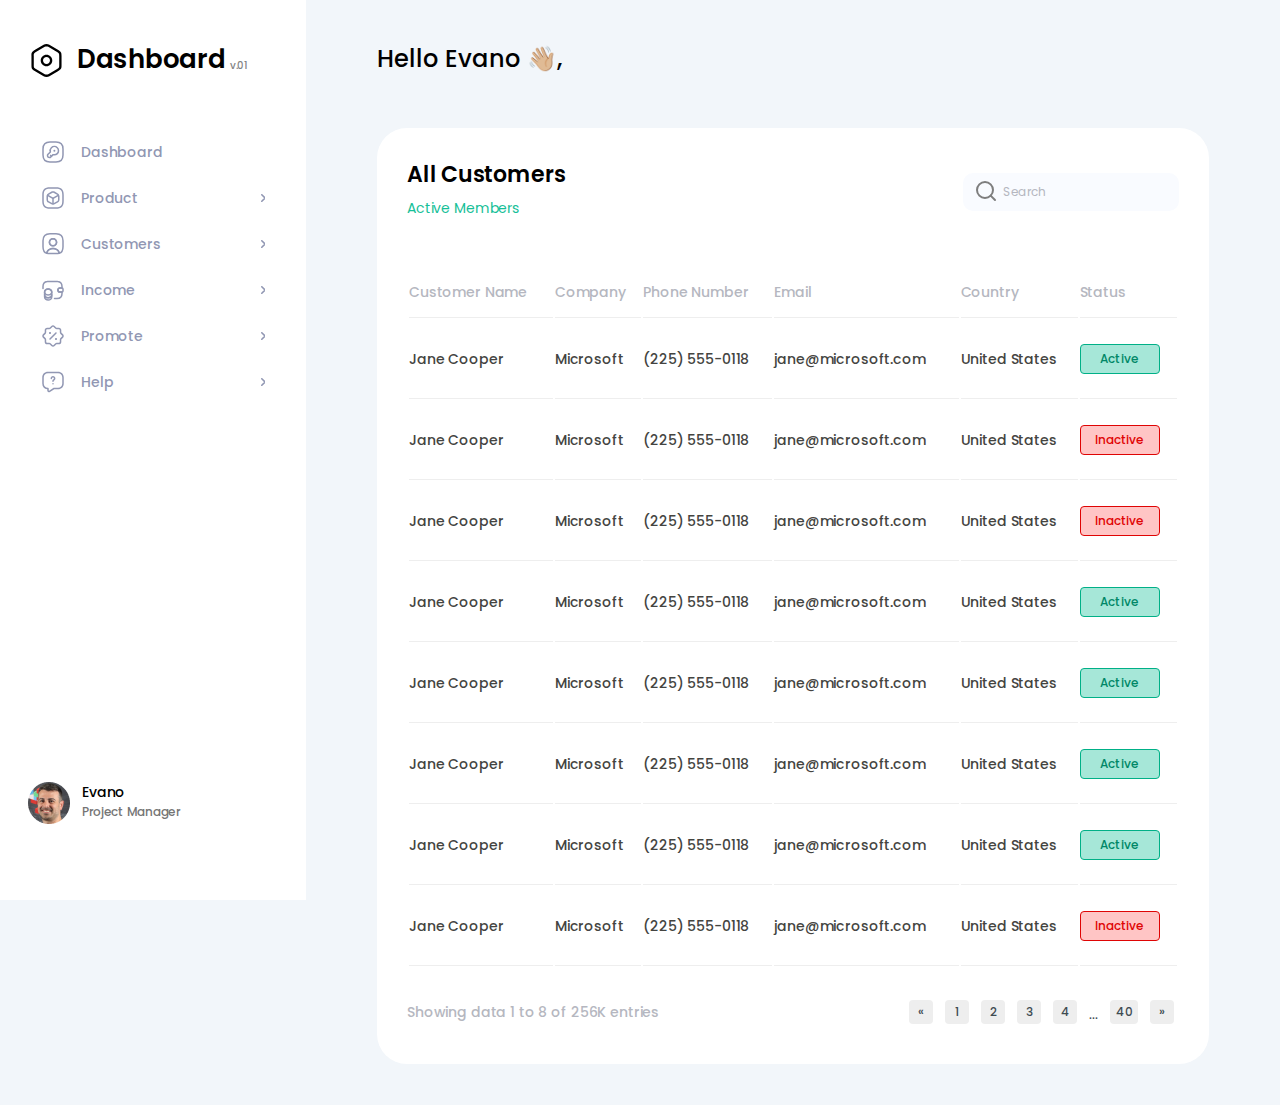
<file: index.html>
<!DOCTYPE html><html lang="en" class="page"><head><meta charset="UTF-8"><meta name="viewport" content="width=device-width, initial-scale=1.0"><title>Dashboard</title><link rel="stylesheet" href="main.97cfc9e6.css"><link rel="preconnect" href="https://fonts.googleapis.com"><link rel="preconnect" href="https://fonts.gstatic.com"><link href="https://fonts.googleapis.com/css2?family=Poppins:wght@400;500;600;700&display=swap" rel="stylesheet"><link type="image/x-icon" href="logo.8dc6cc3d.svg" rel="shortcut icon"></head><body> <div class="sidebar page__menu" id="menu"> <div class="sidebar__content"> <div class="sidebar__top-block"> <div class="sidebar__heading"> <img src="logo.8dc6cc3d.svg" class="sidebar__logo" alt="logo"> <a href="#"> <h1 class="sidebar__title">Dashboard</h1> </a> <p class="sidebar__text">v.01</p> </div> <a href="#"> <svg class="sidebar__closer" viewBox="0 0 20 20"><path d="M13.889 11.611a.43.43 0 01-.612 0l-3.189-3.187-3.363 3.36a.43.43 0 01-.612 0 .426.426 0 010-.611L9.78 7.504a.432.432 0 01.614 0l3.496 3.493a.433.433 0 01-.001.614M18.25 10A8.249 8.249 0 0110 18.25 8.249 8.249 0 011.75 10 8.25 8.25 0 0110 1.75 8.25 8.25 0 0118.25 10m-.867 0c0-4.07-3.312-7.382-7.383-7.382S2.618 5.93 2.618 10 5.93 17.381 10 17.381 17.383 14.07 17.383 10"/></svg> </a> </div> <nav class="sidebar__menu menu"> <ul class="menu__list"> <a href="#" class="menu__link"> <li class="menu__item"> <div class="menu__item-container"> <div class="menu__icon menu__icon--1"></div> <p class="menu__title"> Dashboard </p> </div> </li> </a> <a href="#"> <li class="menu__item"> <div class="menu__item-container"> <div class="menu__icon menu__icon--2"></div> <p class="menu__title"> Product </p> </div> <div class="menu__icon-arrow"></div> </li> </a> <a href="#customers"> <li class="menu__item"> <div class="menu__item-container"> <div class="menu__icon menu__icon--3"></div> <p class="menu__title"> Customers </p> </div> <div class="menu__icon-arrow"></div> </li> </a> <a href="#"> <li class="menu__item"> <div class="menu__item-container"> <div class="menu__icon menu__icon--4"></div> <p class="menu__title"> Income </p> </div> <div class="menu__icon-arrow"></div> </li> </a> <a href="#"> <li class="menu__item"> <div class="menu__item-container"> <div class="menu__icon menu__icon--5"></div> <p class="menu__title"> Promote </p> </div> <div class="menu__icon-arrow"></div> </li> </a> <a href="#"> <li class="menu__item"> <div class="menu__item-container"> <div class="menu__icon menu__icon--6"></div> <p class="menu__title"> Help </p> </div> <div class="menu__icon-arrow"></div> </li> </a> </ul> </nav> </div> <div class="sidebar__button-block"> <img src="user-face.4caf53ff.png" class="sidebar__user-photo" alt="user-photo"> <div class="sidebar__user"> <h2 class="sidebar__user-name"> Evano </h2> <p class="sidebar__user-position"> Project Manager </p> </div> </div> </div> <main class="main"> <div class="main__top-block"> <a href="#menu"> <svg class="main__menu-opener" viewBox="0 0 20 20"><path d="M13.962 8.885l-3.736 3.739a.445.445 0 01-.626 0l-3.562-3.56a.442.442 0 11.624-.626l3.25 3.247 3.426-3.424a.442.442 0 01.624.624M18.406 10c0 4.644-3.763 8.406-8.406 8.406S1.594 14.644 1.594 10 5.356 1.594 10 1.594 18.406 5.356 18.406 10m-.885 0c0-4.148-3.373-7.521-7.521-7.521S2.479 5.853 2.479 10 5.853 17.521 10 17.521c4.148 0 7.521-3.374 7.521-7.521"/></svg> </a> <h1 class="main__title"> Hello Evano 👋🏼, </h1> </div> <section id="customers" class="customers"> <div class="customers__card"> <div class="customers__block customers__block--top"> <div class="customers__heading"> <h2 class="customers__title"> All Customers </h2> <p class="customers__info"> Active Members </p> </div> <form class="search" method="post" action="/local-host:3000"> <input class="search__item" data-qa="big" type="search" placeholder="Search"> </form> </div> <table class="customers__table"> <thead> <tr> <th>Customer Name</th> <th>Company</th> <th>Phone Number</th> <th>Email</th> <th>Country</th> <th>Status</th> </tr> </thead> <tbody> <tr> <td>Jane Cooper</td> <td>Microsoft</td> <td>(225) 555-0118</td> <td>jane@microsoft.com</td> <td>United States</td> <td> <button class="button button--active"> Active </button> </td> </tr> <tr> <td>Jane Cooper</td> <td>Microsoft</td> <td>(225) 555-0118</td> <td>jane@microsoft.com</td> <td>United States</td> <td> <button class="button button--inactive"> Inactive </button> </td> </tr> <tr> <td>Jane Cooper</td> <td>Microsoft</td> <td>(225) 555-0118</td> <td>jane@microsoft.com</td> <td>United States</td> <td> <button class="button button--inactive"> Inactive </button> </td> </tr> <tr> <td>Jane Cooper</td> <td>Microsoft</td> <td>(225) 555-0118</td> <td>jane@microsoft.com</td> <td>United States</td> <td> <button class="button button--active"> Active </button> </td> </tr> <tr> <td>Jane Cooper</td> <td>Microsoft</td> <td>(225) 555-0118</td> <td>jane@microsoft.com</td> <td>United States</td> <td> <button class="button button--active"> Active </button> </td> </tr> <tr> <td>Jane Cooper</td> <td>Microsoft</td> <td>(225) 555-0118</td> <td>jane@microsoft.com</td> <td>United States</td> <td> <button class="button button--active"> Active </button> </td> </tr> <tr> <td>Jane Cooper</td> <td>Microsoft</td> <td>(225) 555-0118</td> <td>jane@microsoft.com</td> <td>United States</td> <td> <button class="button button--active"> Active </button> </td> </tr> <tr> <td>Jane Cooper</td> <td>Microsoft</td> <td>(225) 555-0118</td> <td>jane@microsoft.com</td> <td>United States</td> <td> <button class="button button--inactive"> Inactive </button> </td> </tr> </tbody> </table> <div class="customers__block"> <p class="customers__table-info"> Showing data 1 to 8 of 256K entries </p> <div class="customers__pagination"> <a href="#">«</a> <a href="#">1</a> <a href="#">2</a> <a href="#">3</a> <a href="#">4</a> <p>...</p> <a href="#">40</a> <a href="#">»</a> </div> </div> </div> </section> </main> <script type="text/javascript" src="main.c2cfaa78.js"></script> </body></html>
</file>
<file: main.97cfc9e6.css>
*{box-sizing:border-box;font-family:Poppins,sans-serif;font-weight:500;letter-spacing:-.01em}html{background-color:#f2f6fa;scroll-behavior:smooth;min-width:324px}body{margin:0}a,h1,h2,h3,p{margin:0;padding:0;text-decoration:none}a{cursor:pointer}ul{margin-block-start:0;padding-inline-start:0}.sidebar{background-color:#fff;width:100%;min-height:100vh;height:100%;position:absolute;top:0;left:0;padding:40px 28px 76px;display:flex;flex-direction:column;justify-content:space-between}@media (min-width:1024px){.sidebar{width:306px}}.sidebar__menu{display:flex}.sidebar__top-block{display:flex;flex-direction:row;margin-bottom:50px;align-items:start;justify-content:space-between}.sidebar__heading{display:flex;flex-direction:row;justify-content:start;align-items:end}.sidebar__logo{width:37px;height:37px;margin-right:12px}.sidebar__title{color:#000;font-weight:600;font-size:26px;line-height:39px;margin-right:4px}.sidebar__text{color:#838383;font-size:10px;line-height:15px;padding-bottom:6.5px}.sidebar__closer{height:24px;width:24px;fill:#292d32}@media (min-width:1024px){.sidebar__closer{display:none}}.sidebar__button-block{display:flex;flex-direction:row}.sidebar__user{display:flex;flex-direction:column}.sidebar__user-photo{height:42px;width:42px;margin-right:12px}.sidebar__user-name{font-size:14px;line-height:21px;color:#000}.sidebar__user-position{font-size:12px;line-height:18px;color:#757575}.menu__list{list-style:none;text-align:left}.menu__item{display:flex;align-items:center;justify-content:space-between;margin-bottom:10px;background-color:#fff;height:46px;width:250px;padding:13px;border-radius:8px}.menu__item:hover div p{color:#fff}.menu__item:hover .menu__icon-arrow{height:8px;width:4px;background:url(arrow-white.4d95b9a9.svg) no-repeat;background-size:cover}.menu__item:hover .menu__icon--1{background:url(icon1--white.55d7a32b.svg) no-repeat}.menu__item:hover .menu__icon--2{background:url(icon2--white.6665a96f.svg) no-repeat}.menu__item:hover .menu__icon--3{background:url(icon3--white.c7bf24fd.svg) no-repeat}.menu__item:hover .menu__icon--4{background:url(icon4--white.5e8722ef.svg) no-repeat}.menu__item:hover .menu__icon--5{background:url(icon5--white.50b25a80.svg) no-repeat}.menu__item:hover .menu__icon--6{background:url(icon6--white.0f806d9d.svg) no-repeat}.menu__item:last-child{margin-bottom:0}.menu__item-container{display:flex;align-items:center}.menu__item:hover{background-color:#5932ea;color:#fff!important}.menu__icon{margin-right:16px;height:24px;width:24px}.menu__icon--1{background:url(icon1.893163ab.svg) no-repeat;background-size:cover}.menu__icon--2{background:url(icon2.09a0d7c7.svg) no-repeat;background-size:cover}.menu__icon--3{background:url(icon3.3d66a9b7.svg) no-repeat;background-size:cover}.menu__icon--4{background:url(icon4.a5209b5c.svg) no-repeat;background-size:cover}.menu__icon--5{background:url(icon5.5218a7ad.svg) no-repeat;background-size:cover}.menu__icon--6{background:url(icon6.b0818ed6.svg) no-repeat;background-size:cover}.menu__icon-arrow{height:8px;width:4px;background:url(arrow-gray.2c2b5fa0.svg) no-repeat;background-size:cover}.menu__title{color:#9197b3;font-size:14px;line-height:21px}.main{padding:20px}@media (min-width:1024px){.main{margin-left:306px;padding:41px 71px}}.main__top-block{display:flex;flex-direction:row;align-items:center;margin-bottom:51px;justify-content:start}.main__title{font-size:24px;line-height:36px;letter-spacing:normal;color:#000}.main__menu-opener{height:24px;width:24px;fill:#292d32;margin-right:20px}@media (min-width:1024px){.main__menu-opener{display:none}}.page__menu{position:fixed;top:0;left:0;right:0;transform:translateX(-100%);transition:transform .3s;z-index:1}.page__menu:target{transform:translateX(0)}@media (min-width:1024px){.page__menu{transform:none}}.page__body--with-menu{overflow:hidden}.customers__card{background-color:#fff;height:100%;width:100%;border-radius:30px;padding:30px 30px 40px}.customers__block{display:flex;flex-direction:column;gap:20px;justify-content:space-between;align-items:center}@media (min-width:1024px){.customers__block{flex-direction:row;gap:0}}.customers__block--top{margin-bottom:40px}.customers__heading{display:flex;flex-direction:column}.customers__title{font-size:22px;line-height:33px;font-weight:600;color:#000;margin-bottom:7px}.customers__info{font-weight:400;color:#16c098;margin-bottom:7px;font-size:14px;line-height:21px}.customers__table-info{color:#b5b7c0;font-size:14px;line-height:21px}.search{display:flex;position:relative;vertical-align:middle}.search:after{content:"";background:url(search-icon.0f571dc3.svg) no-repeat;background-size:24px;display:inline-block;position:absolute;left:11px;top:6px;text-align:center;width:24px;height:24px;padding:0;margin-right:8px}.search__item{position:relative;cursor:pointer;width:216px;border:none;background-color:#f9fbff;color:#b5b7c0;border-radius:10px;padding:10px 10px 10px 40px;height:38px;outline:none;font-size:12px;font-weight:400;line-height:18px}.search__item::placeholder{color:#b5b7c0}.customers__table{width:100%;border:none;font-size:14px;line-height:21px;color:#292d32;text-align:left;margin-bottom:32px}.customers__table thead th{color:#b5b7c0;border-bottom:1px solid #eee;padding:14px 0;text-align:left}.customers__table tbody td{padding:24px 0;color:#444441;border-bottom:1px solid #eee}@media (max-width:1023px){.customers__table{display:block}.customers__table thead{float:left}.customers__table thead th{padding:24px 0}.customers__table thead th:last-child{padding:28px 0}.customers__table tbody{width:auto;position:relative;overflow-x:auto}.customers__table tbody tr{display:table-cell}.customers__table td{display:block;text-align:center}.customers__table td,.customers__table th{padding:10px 2px;box-sizing:border-box;overflow-x:hidden;overflow-y:auto;width:160px;font-size:13px;text-overflow:ellipsis}.customers__table tbody,.customers__table thead,.customers__table thead th{display:block}}.customers__pagination{display:flex;width:270px;height:24px;align-items:end}.customers__pagination a{float:left;padding:6px;text-align:center;height:24px;width:min-content;min-width:24px;border-radius:4px;margin-right:12px;background-color:#eee;color:#404b52;font-size:12px;line-height:12px}.customers__pagination a:last-child{margin-right:0}.customers__pagination p{margin-right:12px;color:#404b52;font-size:12px;line-height:12px;padding-bottom:3px}.customers__pagination a:hover{background-color:#5932ea;color:#fff}.button{width:80px;height:30px;border-radius:4px;text-align:center;font-size:12px;line-height:12px}.button--active{background-color:rgba(22,192,152,.38);border:1px solid #00b087;color:#008767}.button--inactive{background-color:#ffc5c5;border:1px solid #df0404;color:#df0404}
/*# sourceMappingURL=main.97cfc9e6.css.map */
</file>
